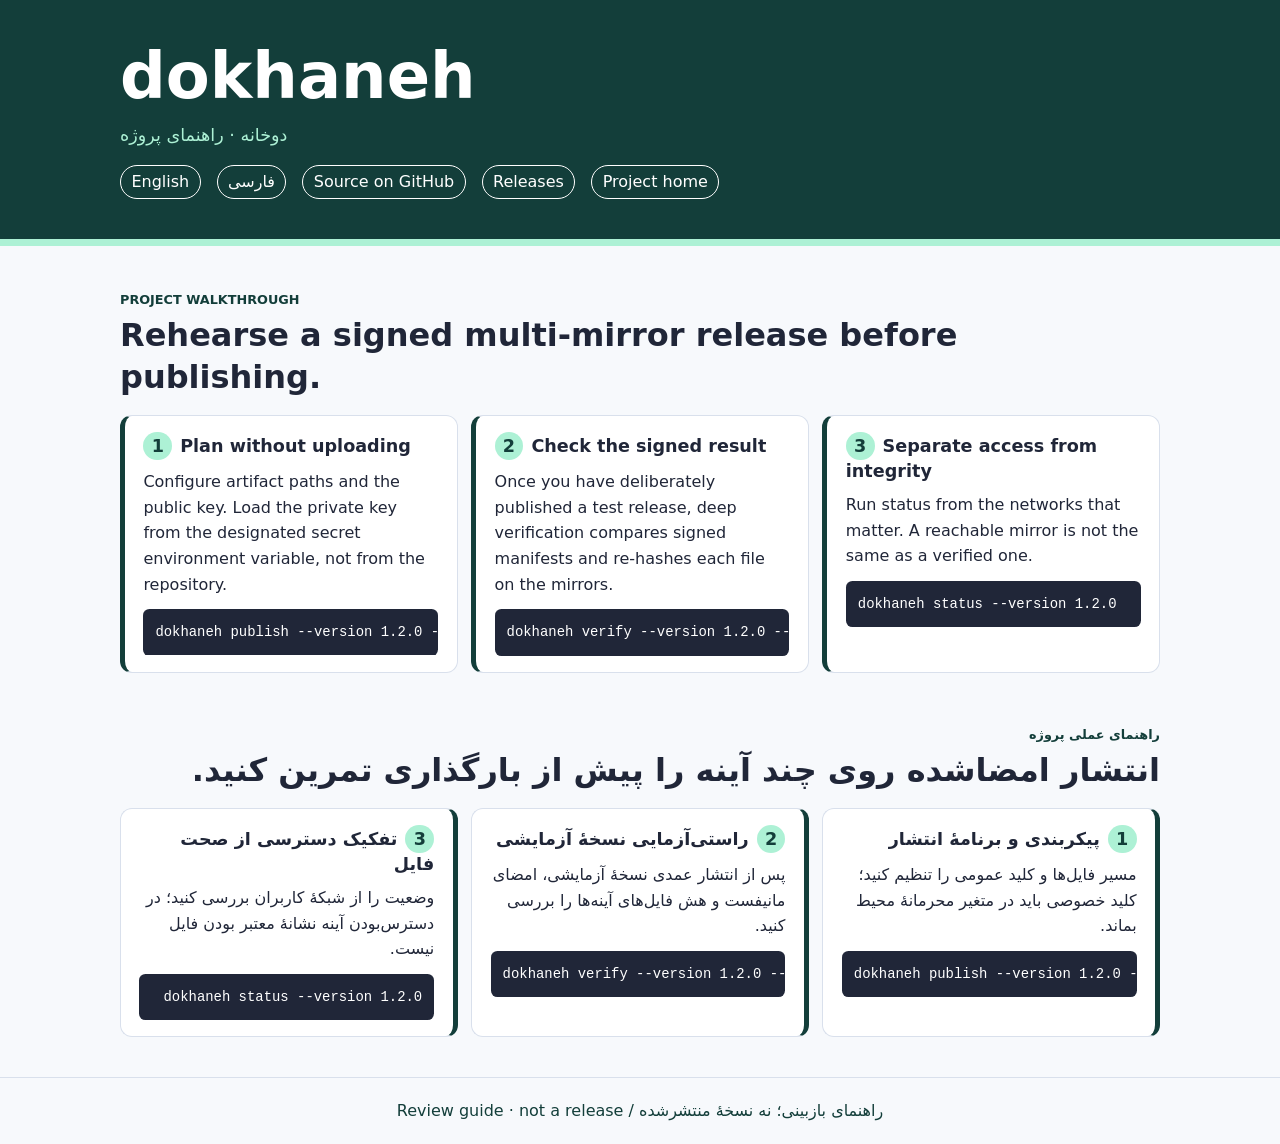
<file: docs/project-guide.html>
<!doctype html>
<html lang="en">
<head>
<meta charset="utf-8">
<meta name="viewport" content="width=device-width, initial-scale=1">
<meta name="description" content="Rehearse a signed multi-mirror release before publishing.">
<title>dokhaneh · Project guide / راهنمای پروژه</title>
<style>
:root{--ink:#202638;--brand:#133e3a;--pastel:#adf1d5;font:1rem/1.6 system-ui,sans-serif;color:var(--ink);background:#f7f9fc}
*{box-sizing:border-box}body{margin:0}a{color:inherit}a:focus-visible,pre:focus-visible{outline:3px solid #3569e2;outline-offset:4px}
header{background:var(--brand);color:#fff;padding:2.5rem max(1.25rem,calc((100vw - 65rem)/2));border-bottom:.45rem solid var(--pastel)}
header h1{font-size:clamp(2rem,8vw,4rem);margin:0;overflow-wrap:anywhere;line-height:1.15}header p{color:var(--pastel);margin:.45rem 0 1rem;font-size:1.1rem}
nav{display:flex;flex-wrap:wrap;gap:.6rem 1rem}nav a{padding:.2rem .65rem;border:1px solid currentColor;border-radius:999px;text-decoration:none}
nav a:hover{background:var(--pastel);color:var(--brand)}
main{width:min(65rem,100% - 2.5rem);margin:2.5rem auto}section+section{margin-top:3rem}.intro span{font-size:.8rem;font-weight:700;color:var(--brand)}
h2{font-size:clamp(1.4rem,4vw,2rem);line-height:1.3;margin:.25rem 0 1rem}.steps{padding:0;margin:0;display:grid;gap:.85rem;list-style:none;counter-reset:steps}
.steps li{background:#fff;border:1px solid #d9e0ec;border-inline-start:5px solid var(--brand);border-radius:.75rem;padding:1rem 1.15rem;counter-increment:steps;min-width:0}
h3{margin:0;line-height:1.3;font-size:1.1rem}h3::before{content:counter(steps);display:inline-grid;place-items:center;margin-inline-end:.5rem;background:var(--pastel);color:var(--brand);border-radius:50%;width:1.8rem;height:1.8rem}
p{margin:.55rem 0}pre{overflow:auto;white-space:pre;font-size:.87rem;border-radius:.4rem;background:#202638;color:#fff;padding:.75rem;margin:.75rem 0 0}
footer{padding:1.25rem;text-align:center;color:var(--brand);border-top:1px solid #d9e0ec}
@media(min-width:52rem){.steps{grid-template-columns:repeat(3,minmax(0,1fr))}}
</style>
</head>
<body><header><h1>dokhaneh</h1><p lang="fa" dir="rtl" style="text-align:left">دوخانه · راهنمای پروژه</p>
<nav aria-label="Page links"><a href="#en">English</a><a href="#fa" lang="fa">فارسی</a><a href="https://github.com/mrzroot/dokhaneh">Source on GitHub</a><a href="https://github.com/mrzroot/dokhaneh/releases">Releases</a><a href="./index.html">Project home</a></nav>
</header><main><section id="en" lang="en" dir="ltr" aria-labelledby="title-en">
<div class="intro"><span>PROJECT WALKTHROUGH</span><h2 id="title-en">Rehearse a signed multi-mirror release before publishing.</h2></div>
<ol class="steps"><li><h3>Plan without uploading</h3><p>Configure artifact paths and the public key. Load the private key from the designated secret environment variable, not from the repository.</p><pre dir="ltr" tabindex="0"><code>dokhaneh publish --version 1.2.0 --dry-run</code></pre></li>
<li><h3>Check the signed result</h3><p>Once you have deliberately published a test release, deep verification compares signed manifests and re-hashes each file on the mirrors.</p><pre dir="ltr" tabindex="0"><code>dokhaneh verify --version 1.2.0 --deep</code></pre></li>
<li><h3>Separate access from integrity</h3><p>Run status from the networks that matter. A reachable mirror is not the same as a verified one.</p><pre dir="ltr" tabindex="0"><code>dokhaneh status --version 1.2.0</code></pre></li></ol>
</section>
<section id="fa" lang="fa" dir="rtl" aria-labelledby="title-fa">
<div class="intro"><span>راهنمای عملی پروژه</span><h2 id="title-fa">انتشار امضاشده روی چند آینه را پیش از بارگذاری تمرین کنید.</h2></div>
<ol class="steps"><li><h3>پیکربندی و برنامهٔ انتشار</h3><p>مسیر فایل‌ها و کلید عمومی را تنظیم کنید؛ کلید خصوصی باید در متغیر محرمانهٔ محیط بماند.</p><pre dir="ltr" tabindex="0"><code>dokhaneh publish --version 1.2.0 --dry-run</code></pre></li>
<li><h3>راستی‌آزمایی نسخهٔ آزمایشی</h3><p>پس از انتشار عمدی نسخهٔ آزمایشی، امضای مانیفست و هش فایل‌های آینه‌ها را بررسی کنید.</p><pre dir="ltr" tabindex="0"><code>dokhaneh verify --version 1.2.0 --deep</code></pre></li>
<li><h3>تفکیک دسترسی از صحت فایل</h3><p>وضعیت را از شبکهٔ کاربران بررسی کنید؛ در دسترس‌بودن آینه نشانهٔ معتبر بودن فایل نیست.</p><pre dir="ltr" tabindex="0"><code>dokhaneh status --version 1.2.0</code></pre></li></ol>
</section></main>
<footer>Review guide · not a release / <span lang="fa" dir="rtl">راهنمای بازبینی؛ نه نسخهٔ منتشرشده</span></footer></body></html>
</file>
